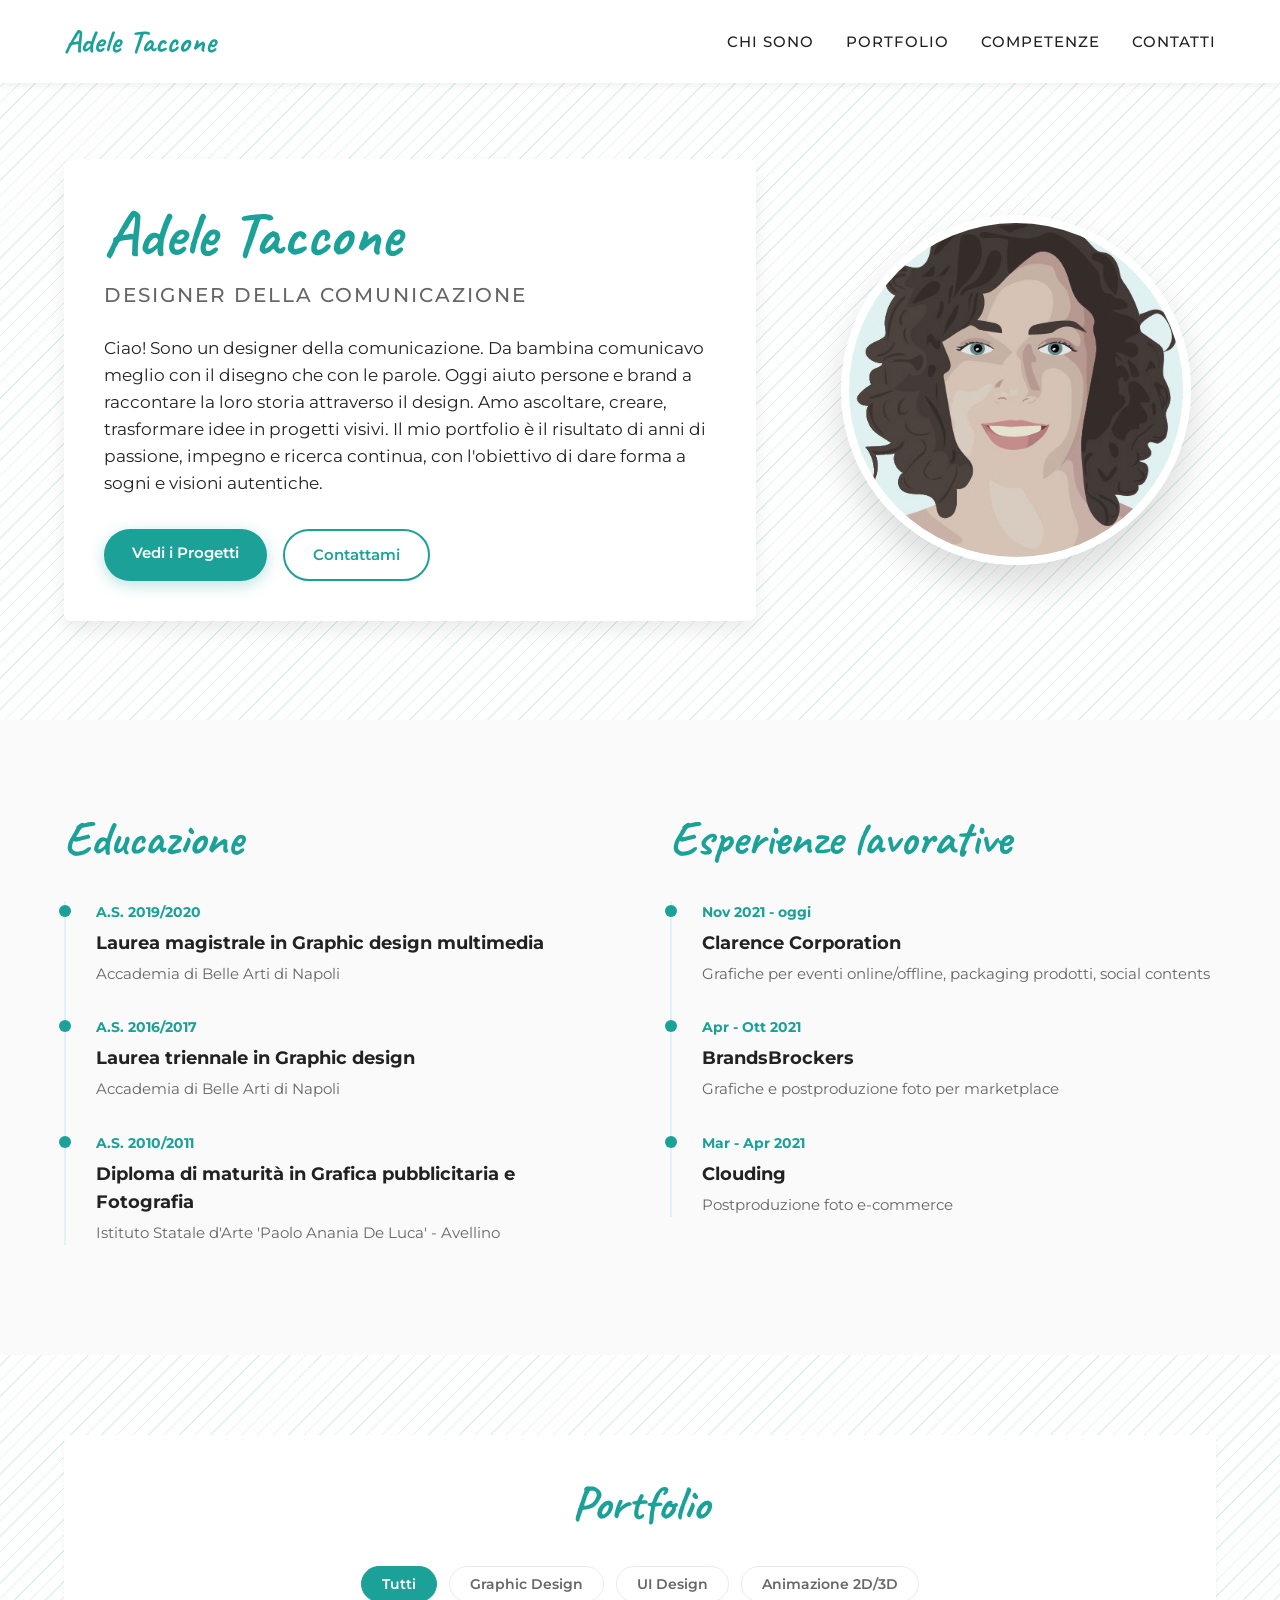
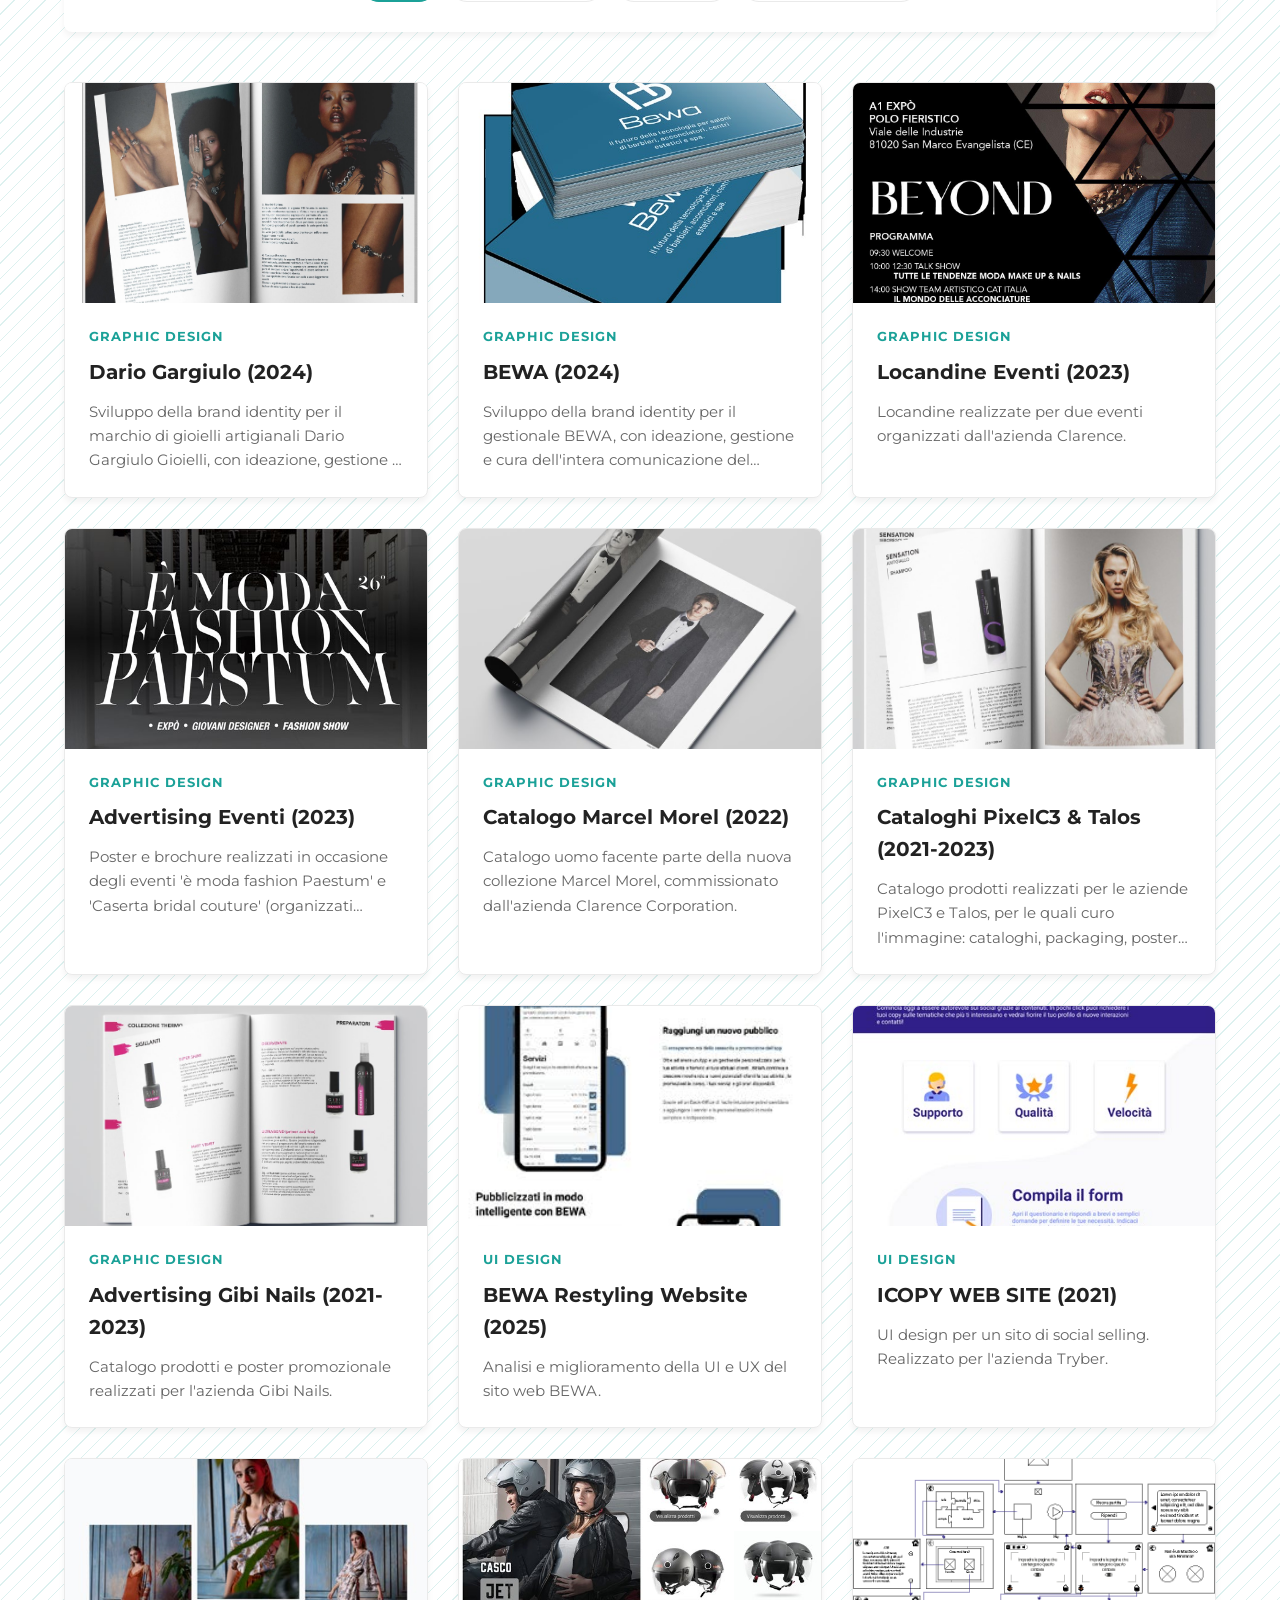
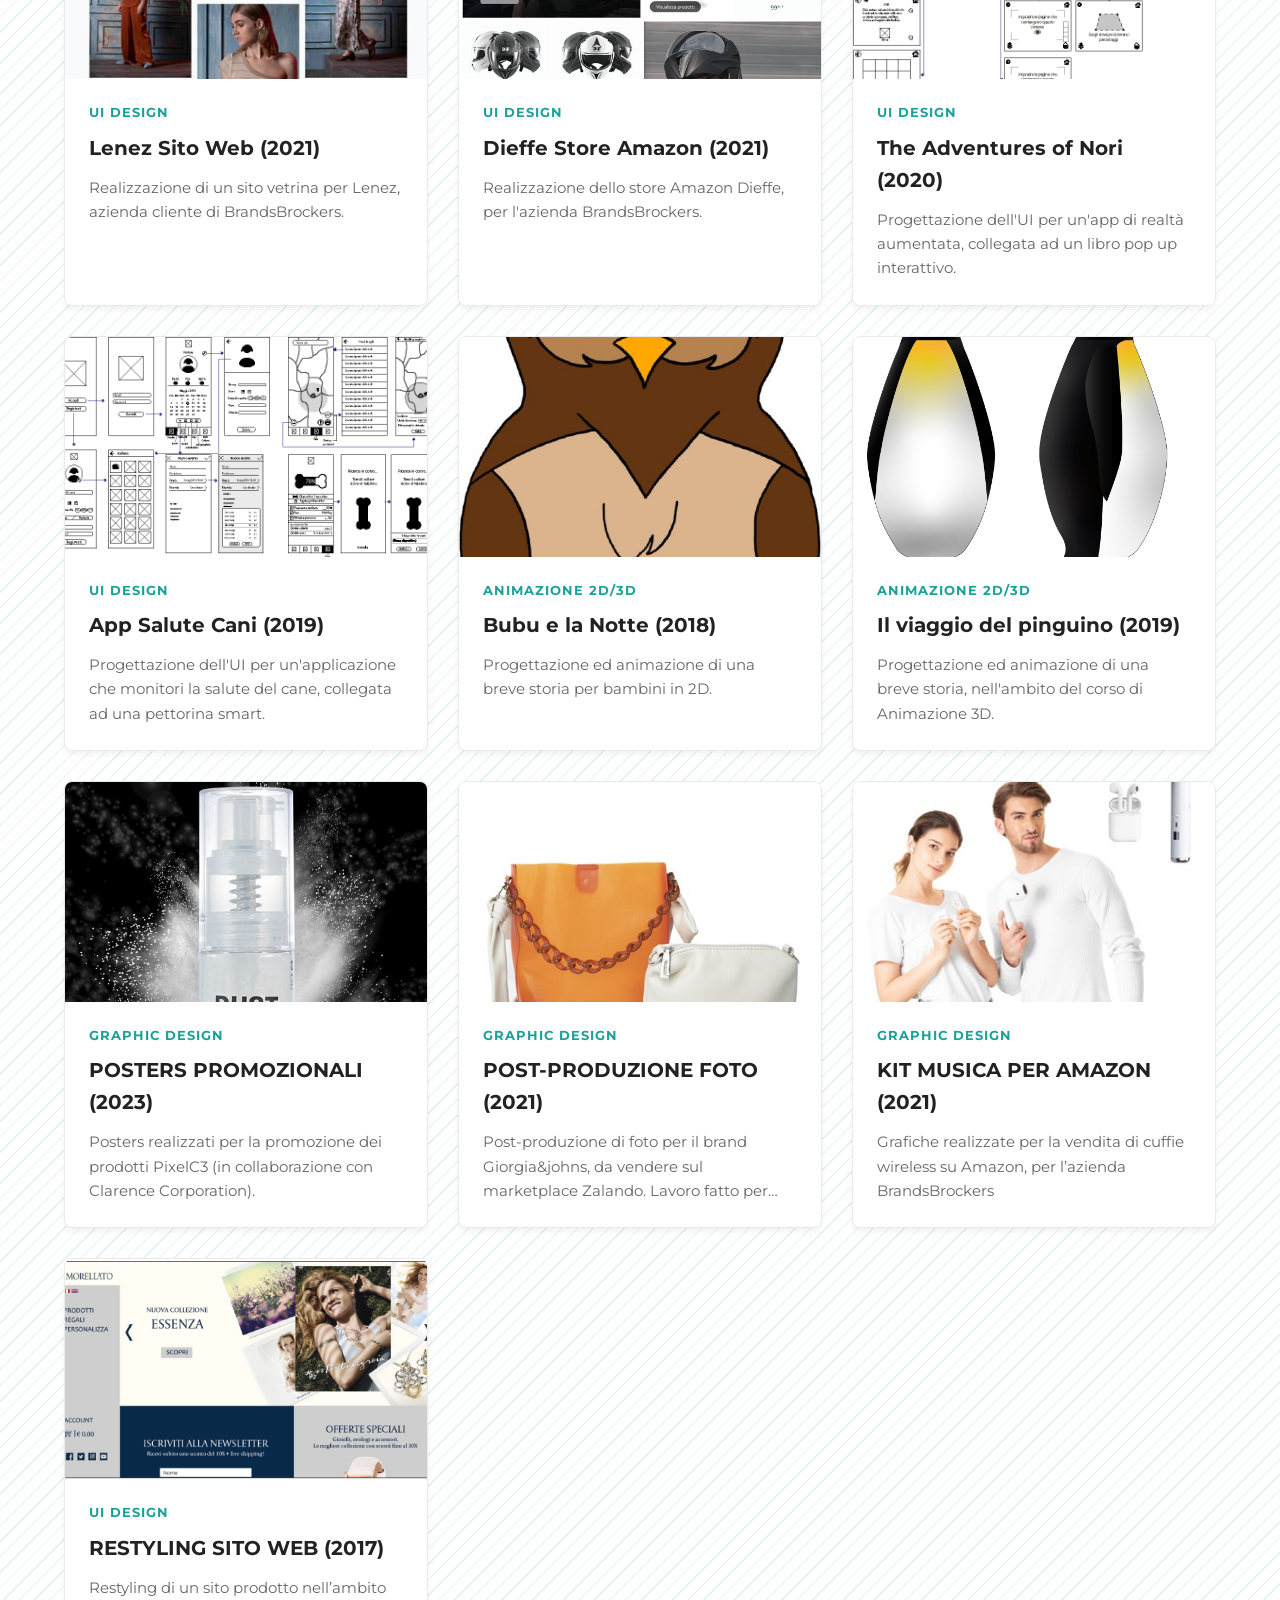
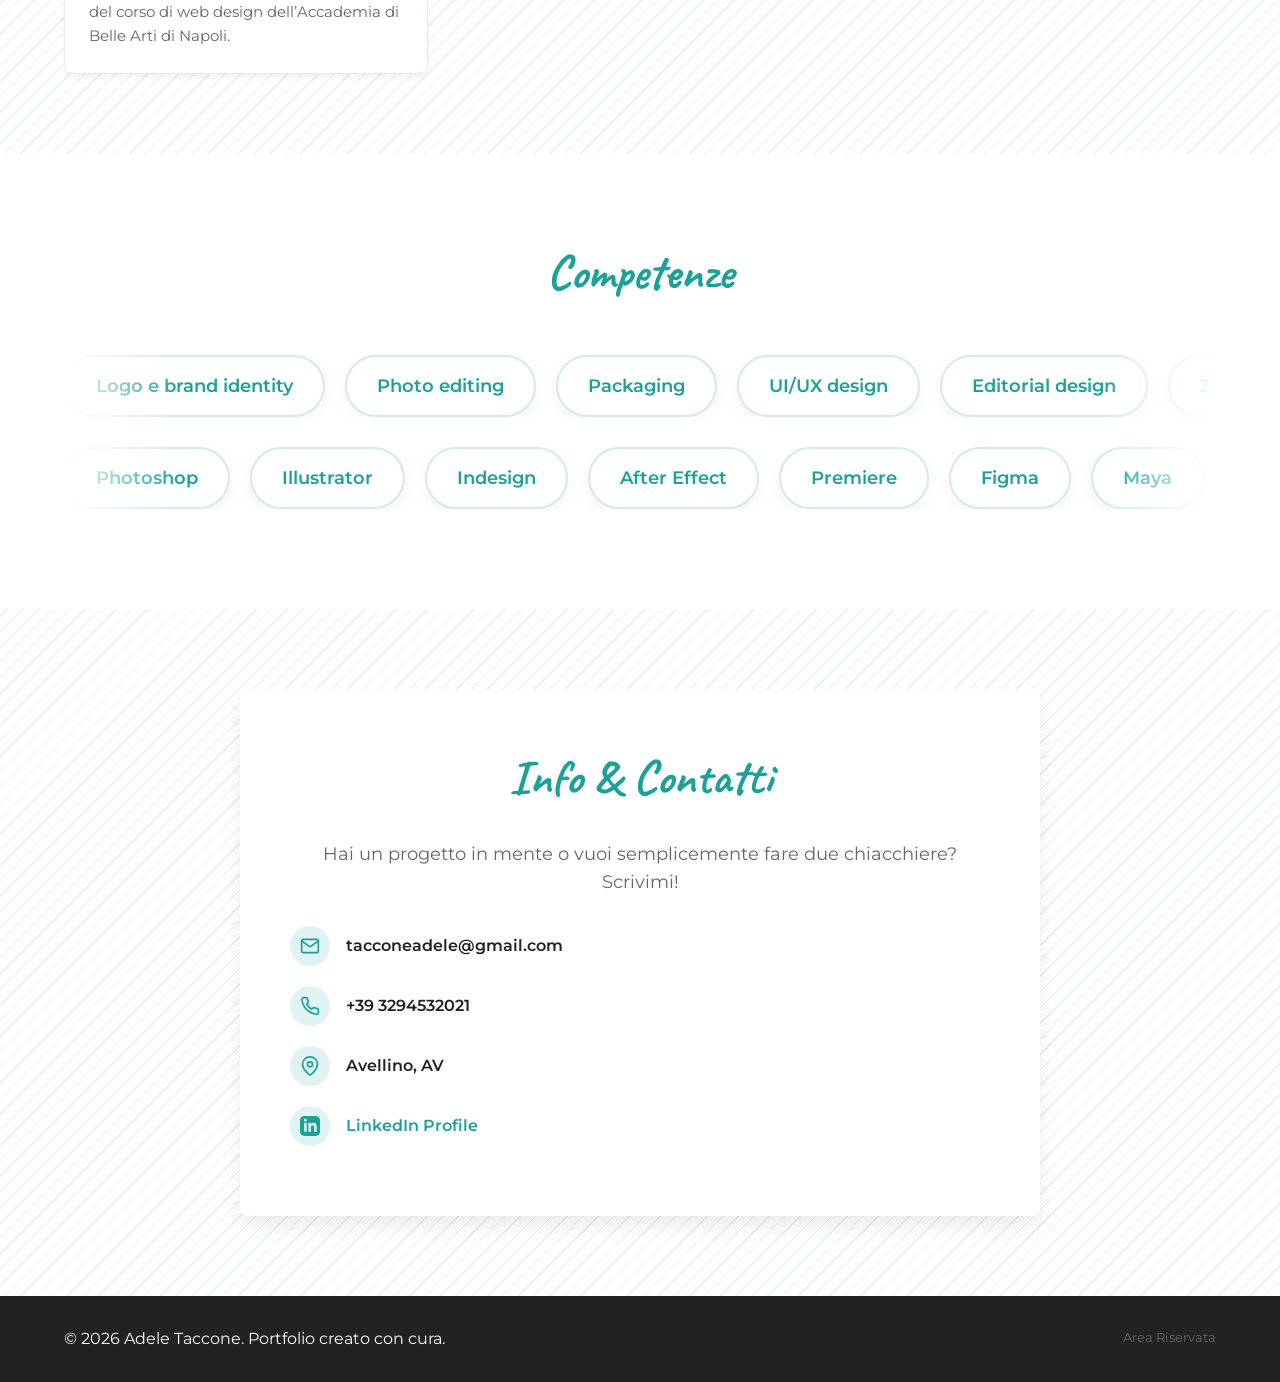
<file: index.html>
<!DOCTYPE html>
<html lang="it">
<head>
    <meta charset="UTF-8">
    <meta name="viewport" content="width=device-width, initial-scale=1.0">
    <title>Adele Taccone - Portfolio</title>
    
    <link rel="preconnect" href="https://fonts.googleapis.com">
    <link rel="preconnect" href="https://fonts.gstatic.com" crossorigin>
    <link href="https://fonts.googleapis.com/css2?family=Caveat:wght@700&family=Montserrat:wght@400;500;600;700&display=swap" rel="stylesheet">
    
    <!-- Custom CSS with cache buster -->
    <link rel="stylesheet" href="css/style.css?v=9">
</head>
<body>
    
    <header class="header" id="mainHeader">
        <div class="container header-container">
            <div class="logo">
                <span class="logo-name">Adele Taccone</span>
            </div>
            <nav class="nav" id="nav">
                <ul>
                    <li><a href="#about">Chi Sono</a></li>
                    <li><a href="#portfolio">Portfolio</a></li>
                    <li><a href="#skills">Competenze</a></li>
                    <li><a href="#contact">Contatti</a></li>
                </ul>
            </nav>
            <div class="mobile-menu-btn" id="mobileMenuBtn">
                <span></span><span></span><span></span>
            </div>
        </div>
    </header>

    <section class="hero pattern-bg" id="about">
        <div class="container hero-content">
            <div class="hero-text reveal-left" id="bioContainer">
                <h1 class="hero-title" id="profileName">Adele Taccone</h1>
                <h2 class="hero-subtitle" id="profileTitle">Designer della comunicazione</h2>
                <p class="hero-bio" id="profileBio">Caricamento bio...</p>
                <div class="hero-actions">
                    <a href="#portfolio" class="btn btn-primary">Vedi i Progetti</a>
                    <a href="#contact" class="btn btn-outline">Contattami</a>
                </div>
            </div>
            <div class="hero-image reveal-right">
                <img src="assets/page_2_1.jpeg" alt="Adele Taccone" class="profile-image">
            </div>
        </div>
    </section>

    <section class="resume section-padding" id="resume">
        <div class="container">
            <div class="resume-grid">
                <div class="resume-col reveal-left">
                    <h3 class="section-title brush-font">Educazione</h3>
                    <ul class="timeline" id="educationList">
                        <!-- Generato dinamicamente -->
                    </ul>
                </div>
                <div class="resume-col reveal-right">
                    <h3 class="section-title brush-font">Esperienze lavorative</h3>
                    <ul class="timeline" id="experienceList">
                        <!-- Generato dinamicamente -->
                    </ul>
                </div>
            </div>
        </div>
    </section>

    <section class="portfolio pattern-bg section-padding" id="portfolio">
        <div class="container">
            <div class="portfolio-header">
                <h2 class="section-title brush-font">Portfolio</h2>
                
                <div class="filters" id="portfolioFilters">
                    <button class="filter-btn active" data-filter="all">Tutti</button>
                    <button class="filter-btn" data-filter="Graphic Design">Graphic Design</button>
                    <button class="filter-btn" data-filter="UI Design">UI Design</button>
                    <button class="filter-btn" data-filter="Animazione 2D/3D">Animazione 2D/3D</button>
                </div>
            </div>

            <div class="portfolio-grid" id="portfolioGrid">
                <div class="loader">Caricamento progetti...</div>
            </div>
        </div>
    </section>

    <section class="skills section-padding" id="skills">
        <div class="container reveal">
            <h2 class="section-title brush-font" style="text-align: center; width: 100%;">Competenze</h2>
            <div class="skills-grid" id="skillsList">
                <!-- Skills generate dal JS -->
            </div>
        </div>
    </section>

    <section class="contact pattern-bg section-padding" id="contact">
        <div class="container contact-container">
            <div class="contact-info reveal-left">
                <h2 class="section-title brush-font">Info & Contatti</h2>
                <p>Hai un progetto in mente o vuoi semplicemente fare due chiacchiere? Scrivimi!</p>
                <div class="contact-details" id="contactDetails">
                    <!-- Contatti generati dal JS -->
                </div>
            </div>
            </div>
        </div>
    </section>

    <footer class="footer">
        <div class="container">
            <p>&copy; <span id="currentYear"></span> Adele Taccone. Portfolio creato con cura.</p>
            <a href="admin.html" class="admin-link">Area Riservata</a>
        </div>
    </footer>

    <!-- Project Modal (Behance Style) -->
    <div class="project-modal" id="projectModal">
        <div class="modal-backdrop" id="modalBackdrop"></div>
        <div class="modal-content-wrapper">
            <button class="modal-close" id="modalClose">&times;</button>
            <div class="modal-body" id="modalBody">
                <div class="modal-header">
                    <span class="modal-category" id="modalCategory">Categoria</span>
                    <h2 class="modal-title brush-font" id="modalTitle">Titolo Progetto</h2>
                    <p class="modal-description" id="modalDescription">Descrizione</p>
                </div>
                <div class="modal-gallery" id="modalGallery">
                    <!-- Images will be injected here -->
                </div>
            </div>
        </div>
    </div>

    <script src="js/app.js"></script>
</body>
</html>
</file>
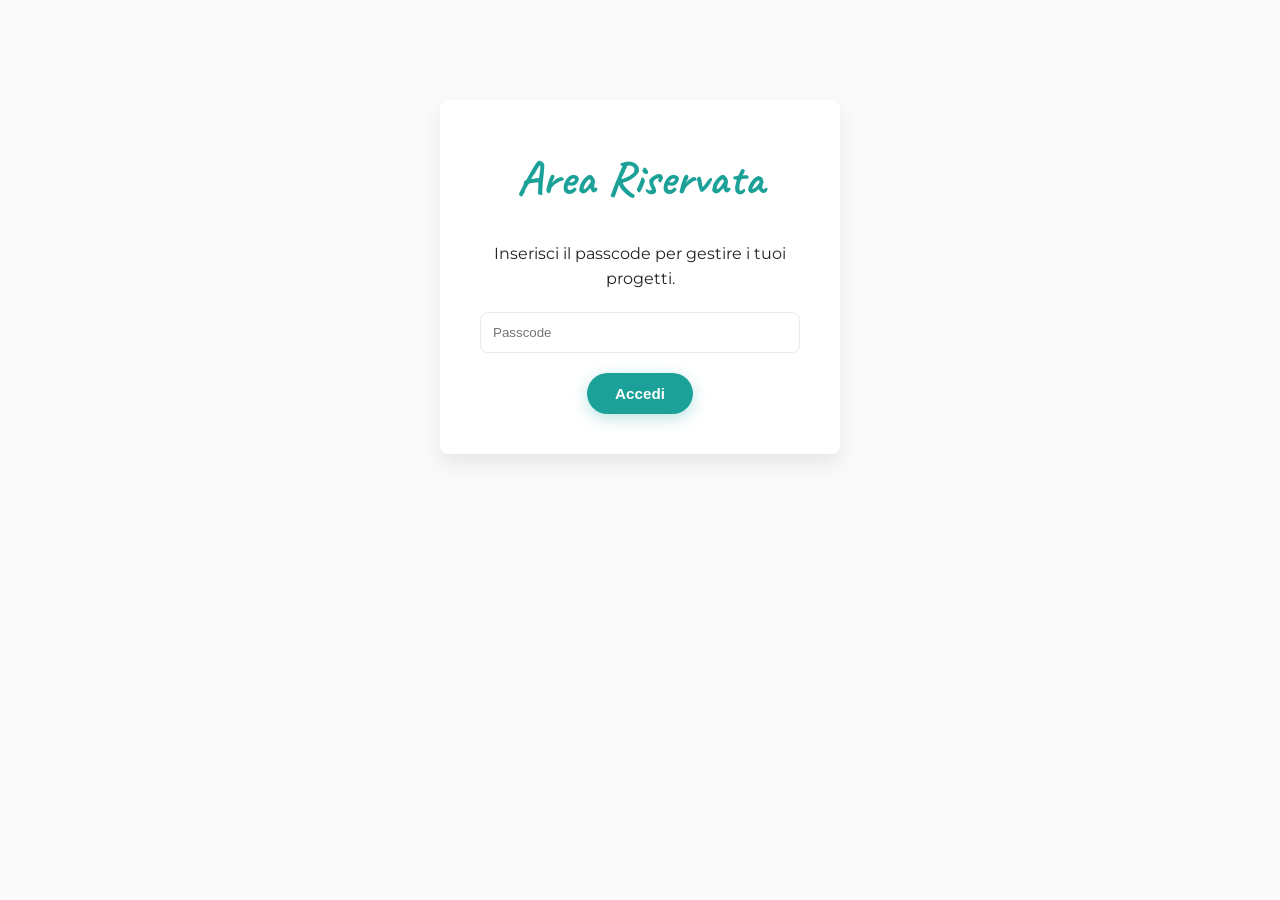
<file: admin.html>
<!DOCTYPE html>
<html lang="it">
<head>
    <meta charset="UTF-8">
    <meta name="viewport" content="width=device-width, initial-scale=1.0">
    <title>Area Riservata - Adele Taccone</title>
    <link rel="preconnect" href="https://fonts.googleapis.com">
    <link rel="preconnect" href="https://fonts.gstatic.com" crossorigin>
    <link href="https://fonts.googleapis.com/css2?family=Caveat:wght@600;700&family=Montserrat:wght@300;400;500;600;700&display=swap" rel="stylesheet">
    <link rel="stylesheet" href="css/style.css">
    <style>
        body { background-color: var(--bg-alt); }
        .admin-header {
            background: white;
            padding: 20px;
            box-shadow: var(--shadow-sm);
            display: flex;
            justify-content: space-between;
            align-items: center;
        }
        .admin-container {
            max-width: 1000px;
            margin: 40px auto;
            padding: 0 20px;
        }
        /* Login Screen */
        #loginScreen {
            max-width: 400px;
            margin: 100px auto;
            background: white;
            padding: 40px;
            border-radius: var(--radius);
            box-shadow: var(--shadow-md);
            text-align: center;
        }
        #loginScreen input {
            width: 100%;
            padding: 12px;
            margin: 20px 0;
            border: 1px solid var(--border-color);
            border-radius: var(--radius);
        }
        
        /* Dashboard */
        #dashboardScreen { display: none; }
        
        .admin-card {
            background: white;
            padding: 30px;
            border-radius: var(--radius);
            box-shadow: var(--shadow-sm);
            margin-bottom: 30px;
        }
        
        .project-list-item {
            display: flex;
            justify-content: space-between;
            align-items: center;
            padding: 15px;
            border-bottom: 1px solid var(--border-color);
        }
        .project-list-item:last-child { border-bottom: none; }
        .project-info h4 { color: var(--teal); margin-bottom: 5px; }
        
        .actions-bar {
            display: flex;
            gap: 10px;
            margin-bottom: 20px;
        }
        
        /* Modal Form */
        #projectModal {
            display: none;
            position: fixed;
            top: 0; left: 0; width: 100%; height: 100%;
            background: rgba(0,0,0,0.5);
            align-items: center;
            justify-content: center;
            z-index: 2000;
        }
        .modal-content {
            background: white;
            padding: 40px;
            border-radius: var(--radius);
            width: 100%;
            max-width: 600px;
            max-height: 90vh;
            overflow-y: auto;
        }
        .form-group { margin-bottom: 20px; }
        .form-group label { display: block; margin-bottom: 5px; font-weight: bold; }
        .form-group input, .form-group textarea, .form-group select {
            width: 100%;
            padding: 10px;
            border: 1px solid var(--border-color);
            border-radius: 4px;
        }
    </style>
</head>
<body>

    <!-- Login -->
    <div id="loginScreen">
        <h2 class="brush-font">Area Riservata</h2>
        <p>Inserisci il passcode per gestire i tuoi progetti.</p>
        <input type="password" id="passcode" placeholder="Passcode">
        <button class="btn btn-primary" onclick="checkLogin()">Accedi</button>
        <p id="loginError" style="color:red; display:none; margin-top:10px;">Passcode errato.</p>
    </div>

    <!-- Dashboard -->
    <div id="dashboardScreen">
        <header class="admin-header">
            <h2 class="logo-name">Admin Adele</h2>
            <div style="display:flex; gap:10px;">
                <button class="btn btn-primary" onclick="exportData()">⬇️ Esporta Database JSON</button>
                <a href="index.html" class="btn btn-outline">Torna al sito</a>
            </div>
        </header>

        <div class="admin-container">
            <div class="admin-card">
                <div class="actions-bar">
                    <h3 style="flex:1;">I Miei Progetti</h3>
                    <button class="btn btn-primary" onclick="openModal()">+ Nuovo Progetto</button>
                </div>
                <div id="adminProjectList">
                    <!-- Lista popolata dal js -->
                </div>
            </div>
            
            <div class="admin-card" style="background-color: var(--teal-light); border: 1px solid var(--teal);">
                <h4>💡 Come funziona l'aggiornamento senza database:</h4>
                <p style="font-size: 0.9rem; margin-top: 10px;">
                    Le modifiche apportate qui vengono salvate istantaneamente nel tuo browser (Local Storage) così potrai già vederle sul sito. 
                    Tuttavia, per rendere le modifiche definitive per tutti gli utenti, devi cliccare su <b>"Esporta Database JSON"</b>, scaricare il file <code>projects.json</code> e sostituirlo a quello originale nella cartella del sito.
                </p>
            </div>
        </div>
    </div>

    <!-- Modal Progetto -->
    <div id="projectModal">
        <div class="modal-content">
            <h3 id="modalTitle" style="color:var(--teal); margin-bottom:20px;">Aggiungi Progetto</h3>
            <form id="projectForm">
                <input type="hidden" id="projId">
                <div class="form-group">
                    <label>Titolo</label>
                    <input type="text" id="projTitle" required>
                </div>
                <div class="form-group">
                    <label>Categoria</label>
                    <select id="projCategory" required>
                        <option value="Graphic Design">Graphic Design</option>
                        <option value="UI Design">UI Design</option>
                        <option value="Animazione 2D/3D">Animazione 2D/3D</option>
                    </select>
                </div>
                <div class="form-group">
                    <label>Descrizione</label>
                    <textarea id="projDesc" rows="4" required></textarea>
                </div>
                <div class="form-group">
                    <label>Immagini Carosello</label>
                    <div id="imageListContainer" style="display: flex; flex-direction: column; gap: 10px;">
                        <!-- Generato da js -->
                    </div>
                    <button type="button" class="btn btn-outline" style="margin-top: 10px; padding: 5px 15px; font-size: 0.9rem;" onclick="addImageInput()">+ Aggiungi Immagine</button>
                </div>
                <div style="display:flex; gap:10px; justify-content:flex-end; margin-top:30px;">
                    <button type="button" class="btn btn-outline" onclick="closeModal()">Annulla</button>
                    <button type="submit" class="btn btn-primary">Salva Progetto</button>
                </div>
            </form>
        </div>
    </div>

    <script src="js/admin.js"></script>
</body>
</html>
</file>
<file: css/style.css>
/* 
   Adele Taccone - Portfolio Stylesheet
   Autentico stile Ottanio & Pattern obliquo
*/

:root {
    /* Colori primari */
    --teal: #1BA198; /* Il verde acquamarina/ottanio principale */
    --teal-dark: #12756E;
    --teal-light: #E0F2F1;
    
    /* Neutri */
    --bg-color: #FFFFFF;
    --bg-alt: #FAFAFA;
    --text-main: #222222;
    --text-muted: #666666;
    --border-color: #EAEAEA;
    
    /* Tipografia */
    --font-heading: 'Caveat', cursive; /* Stile brush/script */
    --font-body: 'Montserrat', sans-serif;
    
    /* Spaziature e Ombre */
    --shadow-sm: 0 4px 6px rgba(0,0,0,0.05);
    --shadow-md: 0 10px 20px rgba(0,0,0,0.08);
    --shadow-hover: 0 15px 30px rgba(27, 161, 152, 0.15);
    --radius: 8px;
    --transition: all 0.3s cubic-bezier(0.25, 0.8, 0.25, 1);
}

/* Reset Base */
* {
    margin: 0;
    padding: 0;
    box-sizing: border-box;
}

html {
    scroll-behavior: smooth;
}

body {
    font-family: var(--font-body);
    color: var(--text-main);
    background-color: var(--bg-color);
    line-height: 1.6;
    overflow-x: hidden;
}

.container {
    width: 100%;
    max-width: 1200px;
    margin: 0 auto;
    padding: 0 24px;
}

.section-padding {
    padding: 80px 0;
}

/* Il famoso Pattern a Trattini Diagonali color Ottanio */
.pattern-bg {
    background-color: #ffffff;
    background-image: repeating-linear-gradient(
        -45deg,
        transparent,
        transparent 10px,
        rgba(27, 161, 152, 0.15) 10px,
        rgba(27, 161, 152, 0.15) 11px
    );
}

/* Tipografia */
.brush-font {
    font-family: var(--font-heading);
    color: var(--teal);
    font-size: 3rem;
    font-weight: 700;
    margin-bottom: 24px;
    display: inline-block;
}

/* Header & Nav */
.header {
    position: fixed;
    top: 0;
    left: 0;
    width: 100%;
    background: rgba(255, 255, 255, 0.95);
    backdrop-filter: blur(10px);
    z-index: 1000;
    box-shadow: var(--shadow-sm);
    padding: 16px 0;
}

.header-container {
    display: flex;
    justify-content: space-between;
    align-items: center;
}

.logo-name {
    font-family: var(--font-heading);
    font-size: 2rem;
    color: var(--teal);
    font-weight: 700;
    text-decoration: none;
}

.nav ul {
    list-style: none;
    display: flex;
    gap: 32px;
}

.nav a {
    text-decoration: none;
    color: var(--text-main);
    font-weight: 500;
    font-size: 0.95rem;
    transition: var(--transition);
    text-transform: uppercase;
    letter-spacing: 1px;
}

.nav a:hover {
    color: var(--teal);
}

.mobile-menu-btn {
    display: none;
    flex-direction: column;
    gap: 6px;
    cursor: pointer;
}

.mobile-menu-btn span {
    width: 30px;
    height: 3px;
    background-color: var(--teal);
    border-radius: 2px;
}

/* Buttons */
.btn {
    display: inline-block;
    padding: 12px 28px;
    border-radius: 50px;
    text-decoration: none;
    font-weight: 600;
    font-size: 0.95rem;
    transition: var(--transition);
    cursor: pointer;
    border: none;
}

.btn-primary {
    background-color: var(--teal);
    color: white;
    box-shadow: 0 4px 15px rgba(27, 161, 152, 0.3);
}

.btn-primary:hover {
    background-color: var(--teal-dark);
    transform: translateY(-2px);
    box-shadow: 0 6px 20px rgba(27, 161, 152, 0.4);
}

.btn-outline {
    background-color: transparent;
    color: var(--teal);
    border: 2px solid var(--teal);
}

.btn-outline:hover {
    background-color: var(--teal-light);
}

/* Hero Section */
.hero {
    padding-top: 140px;
    padding-bottom: 80px;
    min-height: 80vh;
    display: flex;
    align-items: center;
}

.hero-content {
    display: flex;
    align-items: center;
    justify-content: space-between;
    gap: 60px;
}

.hero-text {
    flex: 1;
    background: white;
    padding: 40px;
    border-radius: var(--radius);
    box-shadow: var(--shadow-md);
    position: relative;
    z-index: 2;
}

.hero-title {
    font-family: var(--font-heading);
    font-size: 4rem;
    color: var(--teal);
    line-height: 1.1;
    margin-bottom: 10px;
}

.hero-subtitle {
    font-size: 1.25rem;
    color: var(--text-muted);
    font-weight: 500;
    margin-bottom: 24px;
    text-transform: uppercase;
    letter-spacing: 2px;
}

.hero-bio {
    font-size: 1.05rem;
    color: var(--text-main);
    margin-bottom: 32px;
}

.hero-actions {
    display: flex;
    gap: 16px;
}

.hero-image {
    flex: 0 0 400px;
    display: flex;
    justify-content: center;
}

.profile-illustration {
    width: 300px;
    height: 300px;
    position: relative;
}

.illustration-circle {
    width: 100%;
    height: 100%;
    border-radius: 50%;
    background-color: var(--teal-light);
    border: 8px solid var(--teal);
    position: absolute;
    box-shadow: var(--shadow-md);
}

.illustration-avatar {
    position: absolute;
    top: 50%;
    left: 50%;
    transform: translate(-50%, -50%);
    font-family: var(--font-heading);
    font-size: 8rem;
    color: var(--teal);
}

/* Resume (Educazione e Esperienze) */
.resume {
    background-color: var(--bg-alt);
}

.resume-grid {
    display: grid;
    grid-template-columns: 1fr 1fr;
    gap: 60px;
}

.timeline {
    list-style: none;
    border-left: 2px solid var(--teal-light);
    padding-left: 30px;
    position: relative;
}

.timeline li {
    margin-bottom: 30px;
    position: relative;
}

.timeline li::before {
    content: '';
    position: absolute;
    left: -37px;
    top: 4px;
    width: 12px;
    height: 12px;
    border-radius: 50%;
    background-color: var(--teal);
}

.timeline-year {
    font-size: 0.9rem;
    color: var(--teal);
    font-weight: 700;
    margin-bottom: 5px;
}

.timeline-title {
    font-size: 1.1rem;
    font-weight: 700;
    color: var(--text-main);
    margin-bottom: 5px;
}

.timeline-subtitle {
    font-size: 0.95rem;
    color: var(--text-muted);
}

/* Portfolio Section */
.portfolio-header {
    display: flex;
    flex-direction: column;
    align-items: center;
    margin-bottom: 50px;
    background: white;
    padding: 30px;
    border-radius: var(--radius);
    box-shadow: var(--shadow-sm);
}

.filters {
    display: flex;
    flex-wrap: wrap;
    justify-content: center;
    gap: 12px;
}

.filter-btn {
    background: none;
    border: 1px solid var(--border-color);
    padding: 8px 20px;
    border-radius: 30px;
    font-family: var(--font-body);
    font-weight: 600;
    font-size: 0.9rem;
    color: var(--text-muted);
    cursor: pointer;
    transition: var(--transition);
}

.filter-btn:hover, .filter-btn.active {
    background-color: var(--teal);
    color: white;
    border-color: var(--teal);
}

.portfolio-grid {
    display: grid;
    grid-template-columns: repeat(auto-fill, minmax(320px, 1fr));
    gap: 30px;
}

.project-card {
    background: white;
    border-radius: var(--radius);
    overflow: hidden;
    box-shadow: var(--shadow-sm);
    transition: var(--transition);
    border: 1px solid var(--border-color);
    animation: fadeIn 0.5s ease forwards;
}

.project-card:hover {
    transform: translateY(-10px);
    box-shadow: var(--shadow-hover);
    border-color: var(--teal-light);
}

.project-image-wrapper {
    width: 100%;
    height: 220px;
    background-color: var(--bg-alt);
    display: flex;
    align-items: center;
    justify-content: center;
    position: relative;
    overflow: hidden;
}

.project-image {
    width: 100%;
    height: 100%;
    object-fit: cover;
    transition: transform 0.5s;
}

.project-card:hover .project-image {
    transform: scale(1.05);
}

.project-placeholder {
    width: 100%;
    height: 100%;
    background-color: var(--teal-light);
    display: flex;
    align-items: center;
    justify-content: center;
    color: var(--teal);
    font-family: var(--font-heading);
    font-size: 2rem;
}

.project-content {
    padding: 24px;
}

.project-category {
    font-size: 0.8rem;
    text-transform: uppercase;
    font-weight: 700;
    color: var(--teal);
    letter-spacing: 1px;
    margin-bottom: 8px;
    display: block;
}

.project-title {
    font-size: 1.25rem;
    font-weight: 700;
    margin-bottom: 12px;
    color: var(--text-main);
}

.project-description {
    font-size: 0.95rem;
    color: var(--text-muted);
    display: -webkit-box;
    -webkit-line-clamp: 3;
    -webkit-box-orient: vertical;
    overflow: hidden;
}

/* Skills Section */
.skills-grid {
    display: flex;
    flex-wrap: wrap;
    gap: 16px;
    justify-content: center;
}

.skill-tag {
    background-color: var(--bg-alt);
    border: 1px solid var(--border-color);
    padding: 10px 24px;
    border-radius: 50px;
    font-weight: 600;
    color: var(--text-main);
    transition: var(--transition);
}

.skill-tag:hover {
    background-color: var(--teal);
    color: white;
    border-color: var(--teal);
}

/* Contact Section */
.contact-container {
    max-width: 800px;
    margin: 0 auto;
    text-align: center;
    background: white;
    padding: 50px;
    border-radius: var(--radius);
    box-shadow: var(--shadow-md);
}

.contact-info p {
    font-size: 1.1rem;
    margin-bottom: 30px;
    color: var(--text-muted);
}

.contact-item {
    display: flex;
    align-items: center;
    gap: 16px;
    margin-bottom: 20px;
}

.contact-icon {
    width: 40px;
    height: 40px;
    border-radius: 50%;
    background-color: var(--teal-light);
    display: flex;
    align-items: center;
    justify-content: center;
    color: var(--teal);
    font-weight: bold;
}

.contact-text {
    font-weight: 600;
    color: var(--text-main);
}

.contact-form .form-group {
    margin-bottom: 20px;
}

.contact-form label {
    display: block;
    margin-bottom: 8px;
    font-weight: 600;
    font-size: 0.9rem;
    color: var(--text-main);
}

.contact-form input,
.contact-form textarea {
    width: 100%;
    padding: 12px 16px;
    border: 1px solid var(--border-color);
    border-radius: var(--radius);
    font-family: var(--font-body);
    font-size: 1rem;
    transition: var(--transition);
    background-color: var(--bg-alt);
}

.contact-form input:focus,
.contact-form textarea:focus {
    outline: none;
    border-color: var(--teal);
    background-color: white;
    box-shadow: 0 0 0 3px var(--teal-light);
}

/* Footer */
.footer {
    background-color: var(--text-main);
    color: white;
    padding: 30px 0;
    text-align: center;
}

.footer .container {
    display: flex;
    justify-content: space-between;
    align-items: center;
}

.admin-link {
    color: var(--text-muted);
    text-decoration: none;
    font-size: 0.8rem;
    transition: var(--transition);
}

.admin-link:hover {
    color: var(--teal);
}

/* Responsive */
@media (max-width: 992px) {
    .hero-content, .resume-grid, .contact-container {
        flex-direction: column;
        grid-template-columns: 1fr;
    }
    
    .hero {
        text-align: center;
    }
    
    .hero-actions {
        justify-content: center;
    }
}

@media (max-width: 992px) {
    .nav {
        display: none !important; 
    }
    
    .nav.active {
        display: flex !important;
        position: fixed;
        top: 0;
        left: 0;
        width: 100vw;
        height: 100vh;
        background: rgba(255, 255, 255, 0.98);
        flex-direction: column;
        justify-content: flex-start;
        padding-top: 150px;
        align-items: center;
        z-index: 999;
    }
    
    .nav.active ul {
        flex-direction: column;
        gap: 35px;
        text-align: center;
        padding: 0;
    }
    
    .nav.active a {
        font-size: 2rem;
        font-family: var(--font-heading);
        color: var(--teal);
    }
    
    .mobile-menu-btn {
        z-index: 1001;
    }
    
    .mobile-menu-btn span {
        transition: all 0.3s ease;
    }
    
    .mobile-menu-btn.active span:nth-child(1) {
        transform: translateY(9px) rotate(45deg);
    }
    .mobile-menu-btn.active span:nth-child(2) {
        opacity: 0;
    }
    .mobile-menu-btn.active span:nth-child(3) {
        transform: translateY(-9px) rotate(-45deg);
    }
    
    .portfolio-grid {
        grid-template-columns: 1fr;
    }
    
    .mobile-menu-btn {
        display: flex;
    }
    
    .hero-title {
        font-size: 3rem;
    }
    
    .footer .container {
        flex-direction: column;
        gap: 16px;
    }
}

/* --- ANIMAZIONI AVANZATE --- */

@keyframes fadeIn {
    from { opacity: 0; transform: translateY(20px); }
    to { opacity: 1; transform: translateY(0); }
}

/* Floating animation per l'hero image */
@keyframes float {
    0% { transform: translateY(0px); }
    50% { transform: translateY(-15px); }
    100% { transform: translateY(0px); }
}

.profile-illustration {
    animation: float 6s ease-in-out infinite;
}

/* Scroll Reveal Classes */
.reveal {
    opacity: 0;
    transform: translateY(40px);
    transition: all 0.8s cubic-bezier(0.25, 1, 0.5, 1);
}

.reveal.active {
    opacity: 1;
    transform: translateY(0);
}

.reveal-left {
    opacity: 0;
    transform: translateX(-40px);
    transition: all 0.8s cubic-bezier(0.25, 1, 0.5, 1);
}

.reveal-left.active {
    opacity: 1;
    transform: translateX(0);
}

.reveal-right {
    opacity: 0;
    transform: translateX(40px);
    transition: all 0.8s cubic-bezier(0.25, 1, 0.5, 1);
}

.reveal-right.active {
    opacity: 1;
    transform: translateX(0);
}

/* Header Shrink on scroll */
.header {
    transition: padding 0.3s ease, background 0.3s ease;
}

.header.scrolled {
    padding: 10px 0;
    background: rgba(255, 255, 255, 0.98);
}

/* --- CAROUSEL --- */
.project-carousel {
    position: relative;
    width: 100%;
    height: 100%;
    overflow: hidden;
}

.carousel-img {
    position: absolute;
    top: 0;
    left: 0;
    width: 100%;
    height: 100%;
    object-fit: cover;
    opacity: 0;
    transition: opacity 1s ease-in-out, transform 0.5s ease;
}

.carousel-img.active {
    opacity: 1;
}

.project-card:hover .carousel-img.active {
    transform: scale(1.05);
}

.skills-cards-container { display: grid; grid-template-columns: repeat(auto-fit, minmax(280px, 1fr)); gap: 30px; margin-top: 40px; }
.skill-card { background: #ffffff; border: 1px solid #eaeaea; border-radius: 12px; padding: 30px; box-shadow: 0 10px 30px rgba(0,0,0,0.03); transition: transform 0.3s ease, box-shadow 0.3s ease; }
.skill-card:hover { transform: translateY(-5px); box-shadow: 0 15px 40px rgba(27, 161, 152, 0.1); }
.skill-category-title { font-size: 1.8rem; color: var(--teal); margin-bottom: 20px; border-bottom: 2px dashed #f0f0f0; padding-bottom: 10px; }
.skill-card .skill-tags { display: flex; flex-wrap: wrap; gap: 12px; }
.skill-card .skill-tag { background: #f8fcfb; color: #333; border: 1px solid rgba(27, 161, 152, 0.2); border-radius: 6px; padding: 8px 15px; font-weight: 500; font-size: 0.95rem; transition: background 0.2s ease, color 0.2s ease; }
.skill-card .skill-tag:hover { background: var(--teal); color: white; }


.profile-image { width: 350px; height: 350px; border-radius: 50%; object-fit: cover; border: 8px solid rgba(255, 255, 255, 0.8); box-shadow: 0 20px 40px rgba(0, 0, 0, 0.15); animation: float 6s ease-in-out infinite; margin: 0 auto; display: block; }
@media (max-width: 768px) { .profile-image { width: 250px; height: 250px; } }


.skills-marquee-wrapper { width: 100%; overflow: hidden; padding: 20px 0; display: flex; flex-direction: column; gap: 30px; }
.marquee-track-wrapper { width: 100%; overflow: hidden; position: relative; -webkit-mask-image: linear-gradient(to right, transparent, black 10%, black 90%, transparent); mask-image: linear-gradient(to right, transparent, black 10%, black 90%, transparent); }
.marquee-track { display: flex; gap: 20px; width: max-content; }
.scroll-left { animation: scrollLeft 30s linear infinite; }
.scroll-right { animation: scrollRight 30s linear infinite; }
.marquee-track:hover { animation-play-state: paused; }
.skill-tag.marquee-tag { font-size: 1.1rem; padding: 15px 30px; background: #ffffff; color: var(--teal); border: 2px solid rgba(27, 161, 152, 0.2); border-radius: 50px; box-shadow: 0 5px 15px rgba(0,0,0,0.05); white-space: nowrap; transition: all 0.3s ease; cursor: default; }
.skill-tag.marquee-tag:hover { background: var(--teal); color: white; transform: scale(1.05); }
@keyframes scrollLeft { 0% { transform: translateX(0); } 100% { transform: translateX(-33.3333%); } }
@keyframes scrollRight { 0% { transform: translateX(-33.3333%); } 100% { transform: translateX(0); } }


/* --- PROJECT MODAL (BEHANCE STYLE) --- */
.project-modal { position: fixed; top: 0; left: 0; width: 100vw; height: 100vh; z-index: 9999; display: flex; justify-content: center; align-items: flex-start; opacity: 0; visibility: hidden; transition: opacity 0.4s ease, visibility 0.4s ease; overflow-y: auto; }
.project-modal.active { opacity: 1; visibility: visible; }
.modal-backdrop { position: fixed; top: 0; left: 0; width: 100%; height: 100%; background: rgba(255, 255, 255, 0.85); backdrop-filter: blur(15px); -webkit-backdrop-filter: blur(15px); z-index: 1; }
.modal-content-wrapper { position: relative; z-index: 2; width: 100%; max-width: 1200px; background: #fff; min-height: 100vh; box-shadow: 0 0 50px rgba(0,0,0,0.1); transform: translateY(50px); transition: transform 0.5s cubic-bezier(0.16, 1, 0.3, 1); padding-bottom: 100px; }
.project-modal.active .modal-content-wrapper { transform: translateY(0); }
.modal-close { position: fixed; top: 30px; right: 40px; background: var(--teal); color: white; border: none; border-radius: 50%; width: 50px; height: 50px; font-size: 2rem; line-height: 1; cursor: pointer; z-index: 10; box-shadow: 0 5px 15px rgba(27, 161, 152, 0.3); transition: transform 0.2s ease; }
.modal-close:hover { transform: scale(1.1) rotate(90deg); }
.modal-header { text-align: center; padding: 80px 20px 40px; max-width: 800px; margin: 0 auto; }
.modal-category { font-size: 1rem; color: var(--teal); text-transform: uppercase; letter-spacing: 2px; font-weight: 600; }
.modal-title { font-size: 3.5rem; color: var(--text-main); margin: 20px 0; line-height: 1.2; }
.modal-description { font-size: 1.2rem; color: #666; line-height: 1.8; }
.modal-gallery { display: flex; flex-direction: column; gap: 20px; width: 100%; padding: 0 20px; }
.modal-gallery img { width: 100%; height: auto; border-radius: 8px; box-shadow: 0 10px 30px rgba(0,0,0,0.08); }
@media (max-width: 768px) { .modal-close { top: 20px; right: 20px; width: 40px; height: 40px; font-size: 1.5rem; } .modal-title { font-size: 2.5rem; } .modal-header { padding: 60px 15px 30px; } }
/* Card Cursor Overlay */
.project-card { cursor: pointer; position: relative; overflow: hidden; }
.project-card::after { content: "Apri Progetto"; position: absolute; top: 0; left: 0; right: 0; bottom: 0; background: rgba(255,255,255,0.95); color: var(--teal); display: flex; justify-content: center; align-items: center; font-size: 2rem; font-weight: bold; font-family: "Caveat", cursive; opacity: 0; transition: opacity 0.3s ease; z-index: 10; }
.project-card:hover::after { opacity: 1; }


@media (max-width: 768px) { .project-card::after { display: none !important; } }
@media (hover: none) { .project-card::after { display: none !important; } }
</file>
